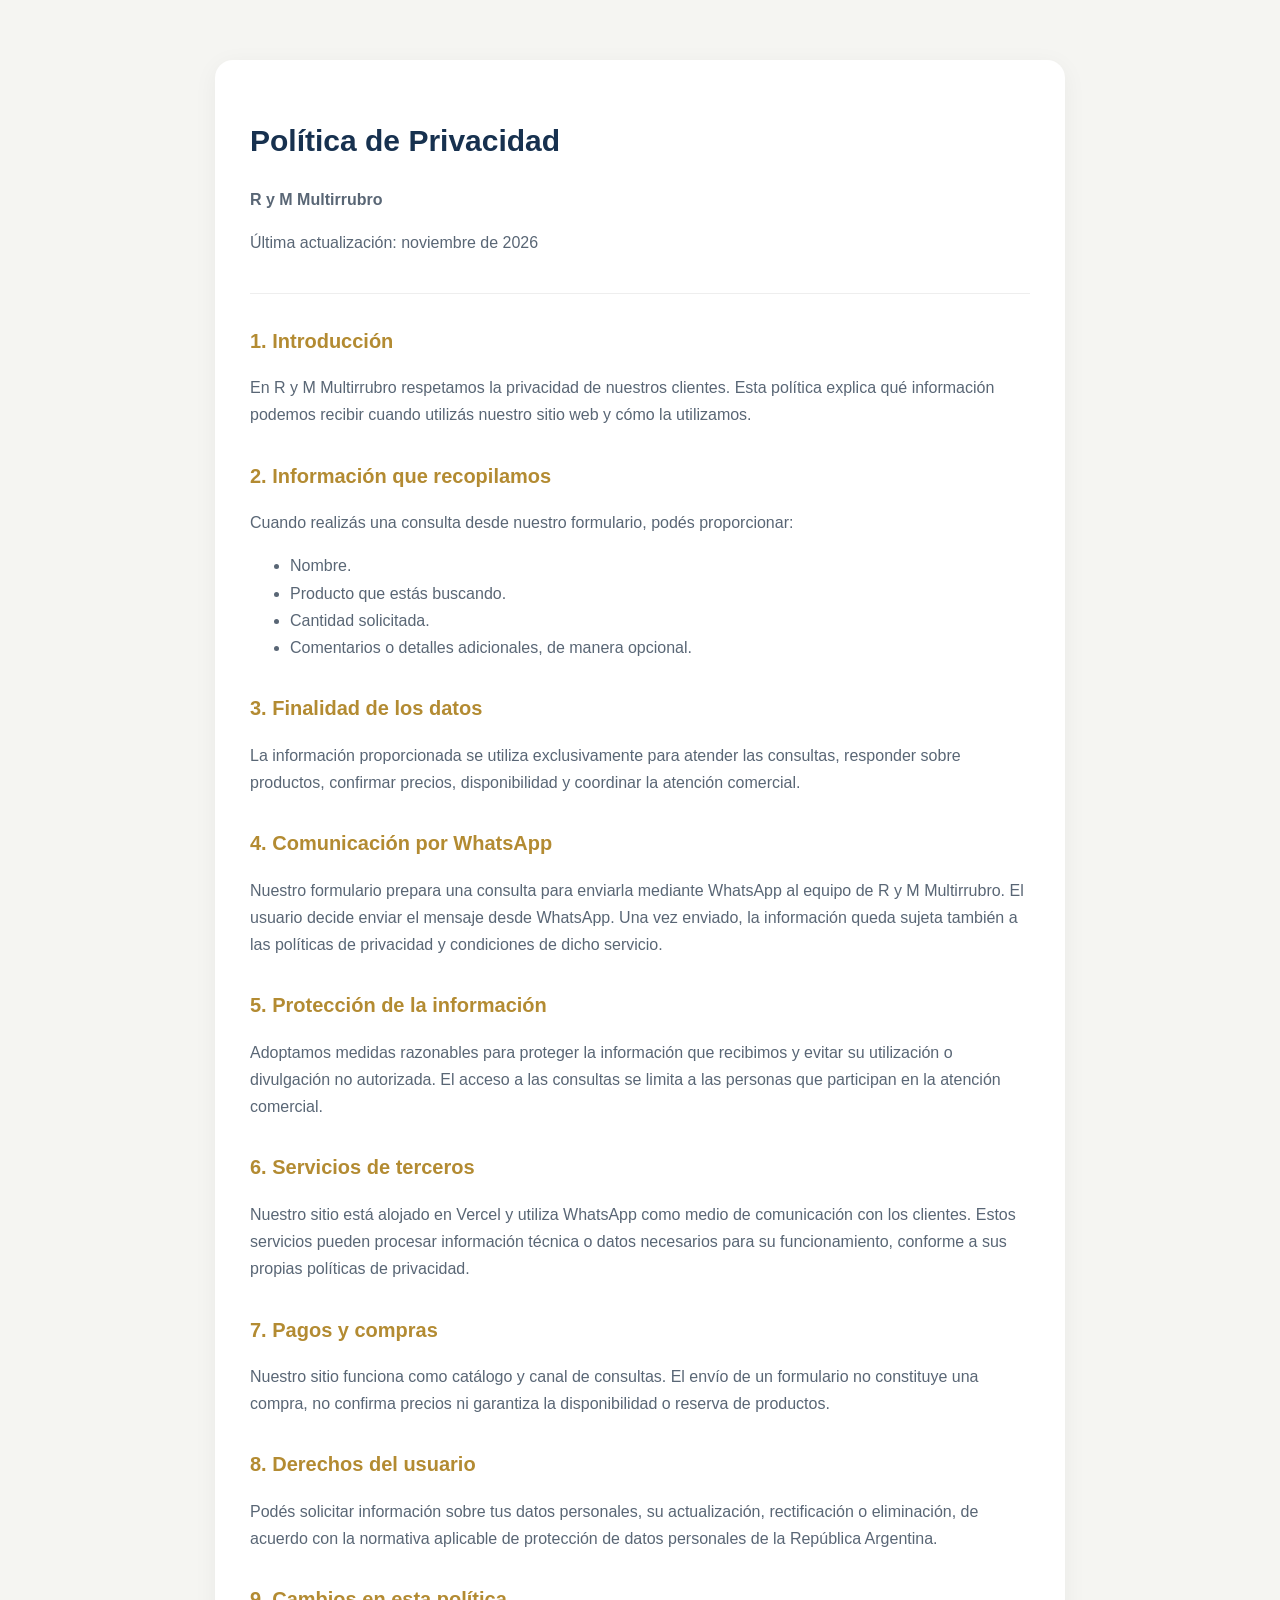
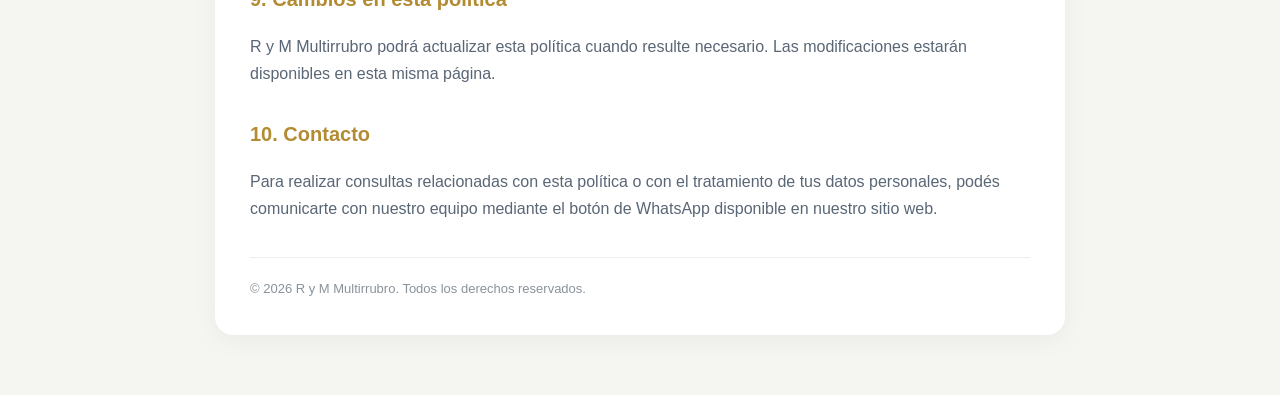
<file: privacidad.html>
<!DOCTYPE html>
<html lang="es">
<head>
<meta charset="UTF-8">
<meta name="viewport" content="width=device-width, initial-scale=1.0">
<title>Política de Privacidad | R y M Multirrubro</title>
<style>
*{box-sizing:border-box}
body{
  margin:0;
  padding:30px 18px;
  background:#f5f5f2;
  color:#263b52;
  font-family:Arial,sans-serif;
  line-height:1.7;
}
main{
  max-width:850px;
  margin:30px auto;
  padding:35px;
  background:white;
  border-radius:18px;
  box-shadow:0 5px 25px rgba(0,0,0,.05);
}
h1{color:#17314f;font-size:30px}
h2{color:#b38b32;font-size:20px;margin-top:30px}
p,li{color:#596675;font-size:16px}
a{color:#173b61}
header{
  border-bottom:1px solid #eee;
  padding-bottom:20px;
}
footer{
  margin-top:35px;
  padding-top:20px;
  border-top:1px solid #eee;
  color:#89929b;
  font-size:13px;
}
@media(max-width:600px){
  main{padding:24px 19px;margin:10px auto}
  h1{font-size:25px}
}
</style>
</head>
<body>
<main>
<header>
<h1>Política de Privacidad</h1>
<p><strong>R y M Multirrubro</strong></p>
<p>Última actualización: noviembre de 2026</p>
</header>

<h2>1. Introducción</h2>
<p>
En R y M Multirrubro respetamos la privacidad de nuestros clientes.
Esta política explica qué información podemos recibir cuando utilizás
nuestro sitio web y cómo la utilizamos.
</p>

<h2>2. Información que recopilamos</h2>
<p>Cuando realizás una consulta desde nuestro formulario, podés proporcionar:</p>
<ul>
<li>Nombre.</li>
<li>Producto que estás buscando.</li>
<li>Cantidad solicitada.</li>
<li>Comentarios o detalles adicionales, de manera opcional.</li>
</ul>

<h2>3. Finalidad de los datos</h2>
<p>
La información proporcionada se utiliza exclusivamente para atender
las consultas, responder sobre productos, confirmar precios,
disponibilidad y coordinar la atención comercial.
</p>

<h2>4. Comunicación por WhatsApp</h2>
<p>
Nuestro formulario prepara una consulta para enviarla mediante
WhatsApp al equipo de R y M Multirrubro.
El usuario decide enviar el mensaje desde WhatsApp.
Una vez enviado, la información queda sujeta también a las
políticas de privacidad y condiciones de dicho servicio.
</p>

<h2>5. Protección de la información</h2>
<p>
Adoptamos medidas razonables para proteger la información que
recibimos y evitar su utilización o divulgación no autorizada.
El acceso a las consultas se limita a las personas que participan
en la atención comercial.
</p>

<h2>6. Servicios de terceros</h2>
<p>
Nuestro sitio está alojado en Vercel y utiliza WhatsApp como
medio de comunicación con los clientes. Estos servicios pueden
procesar información técnica o datos necesarios para su
funcionamiento, conforme a sus propias políticas de privacidad.
</p>

<h2>7. Pagos y compras</h2>
<p>
Nuestro sitio funciona como catálogo y canal de consultas.
El envío de un formulario no constituye una compra, no confirma
precios ni garantiza la disponibilidad o reserva de productos.
</p>

<h2>8. Derechos del usuario</h2>
<p>
Podés solicitar información sobre tus datos personales,
su actualización, rectificación o eliminación, de acuerdo
con la normativa aplicable de protección de datos personales
de la República Argentina.
</p>

<h2>9. Cambios en esta política</h2>
<p>
R y M Multirrubro podrá actualizar esta política cuando resulte
necesario. Las modificaciones estarán disponibles en esta misma
página.
</p>

<h2>10. Contacto</h2>
<p>
Para realizar consultas relacionadas con esta política o con
el tratamiento de tus datos personales, podés comunicarte
con nuestro equipo mediante el botón de WhatsApp disponible
en nuestro sitio web.
</p>

<footer>
© 2026 R y M Multirrubro. Todos los derechos reservados.
</footer>
</main>
</body>
</html>
</file>
